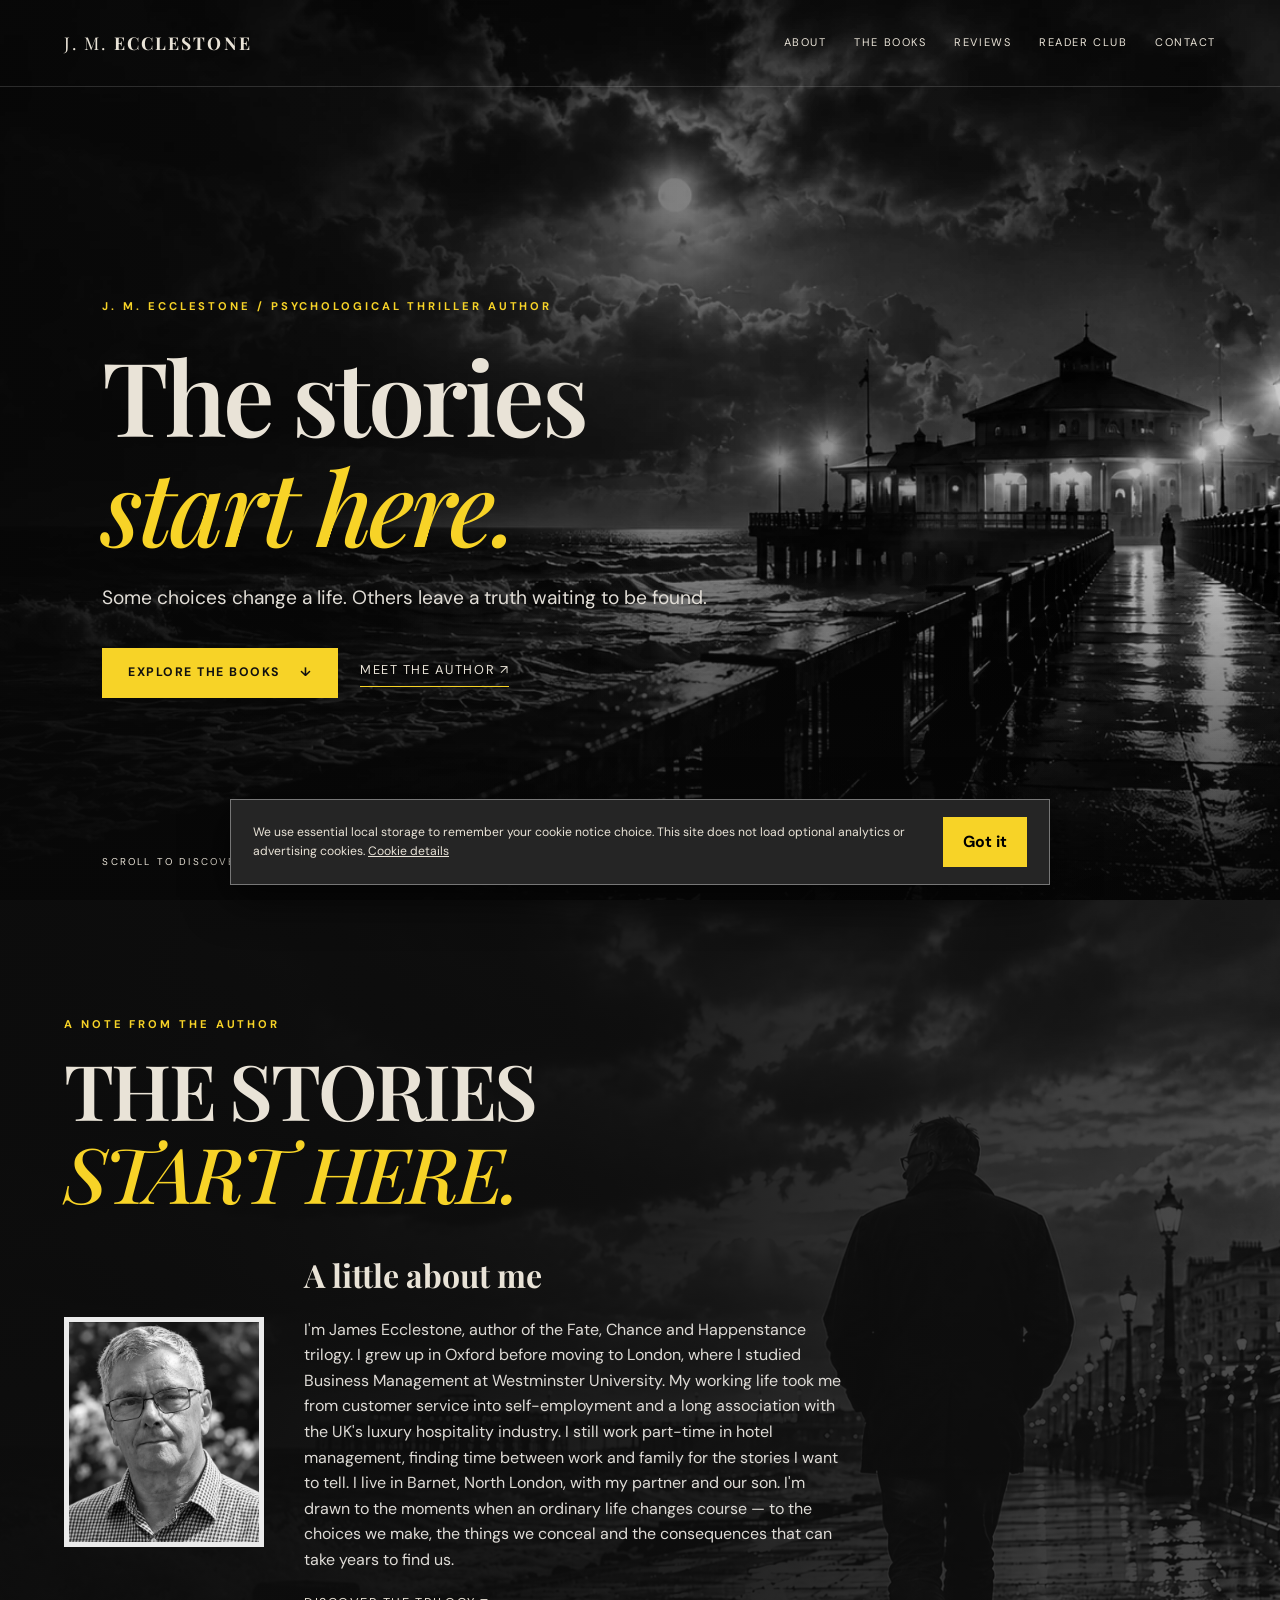
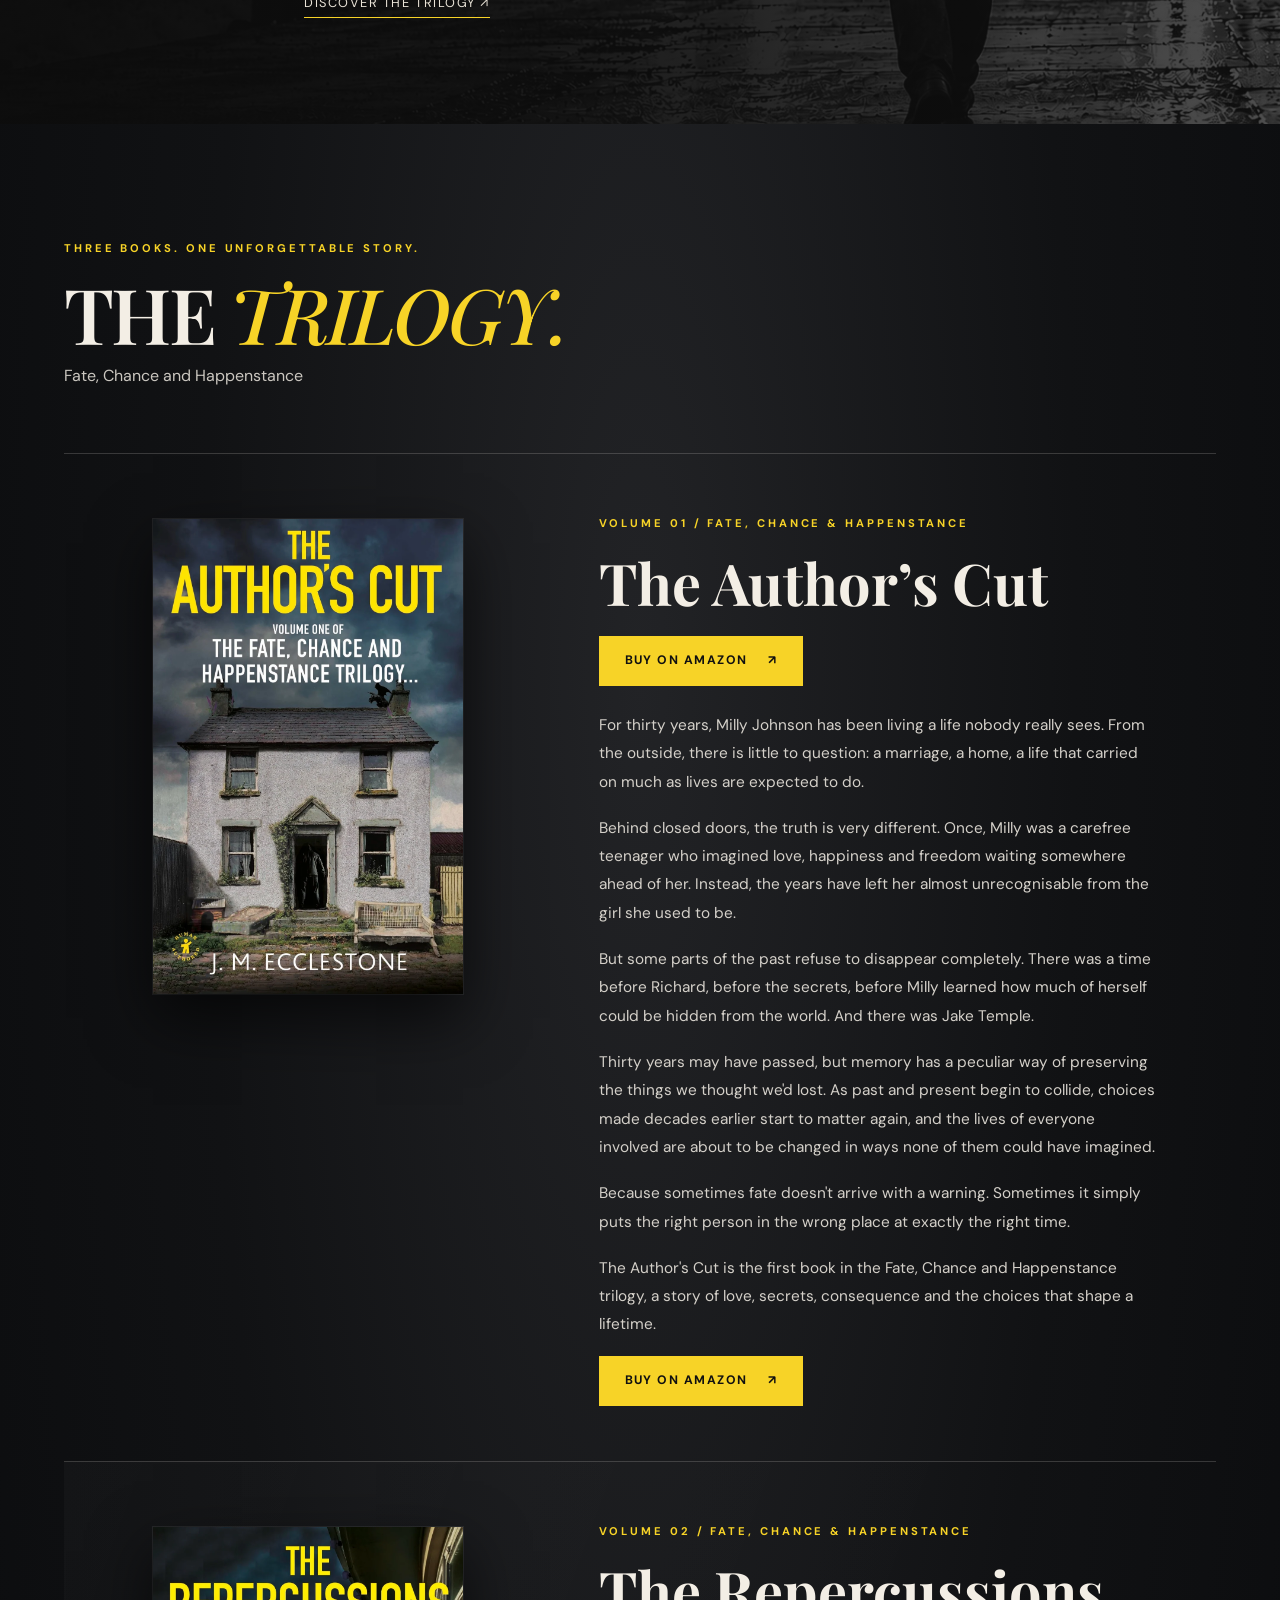
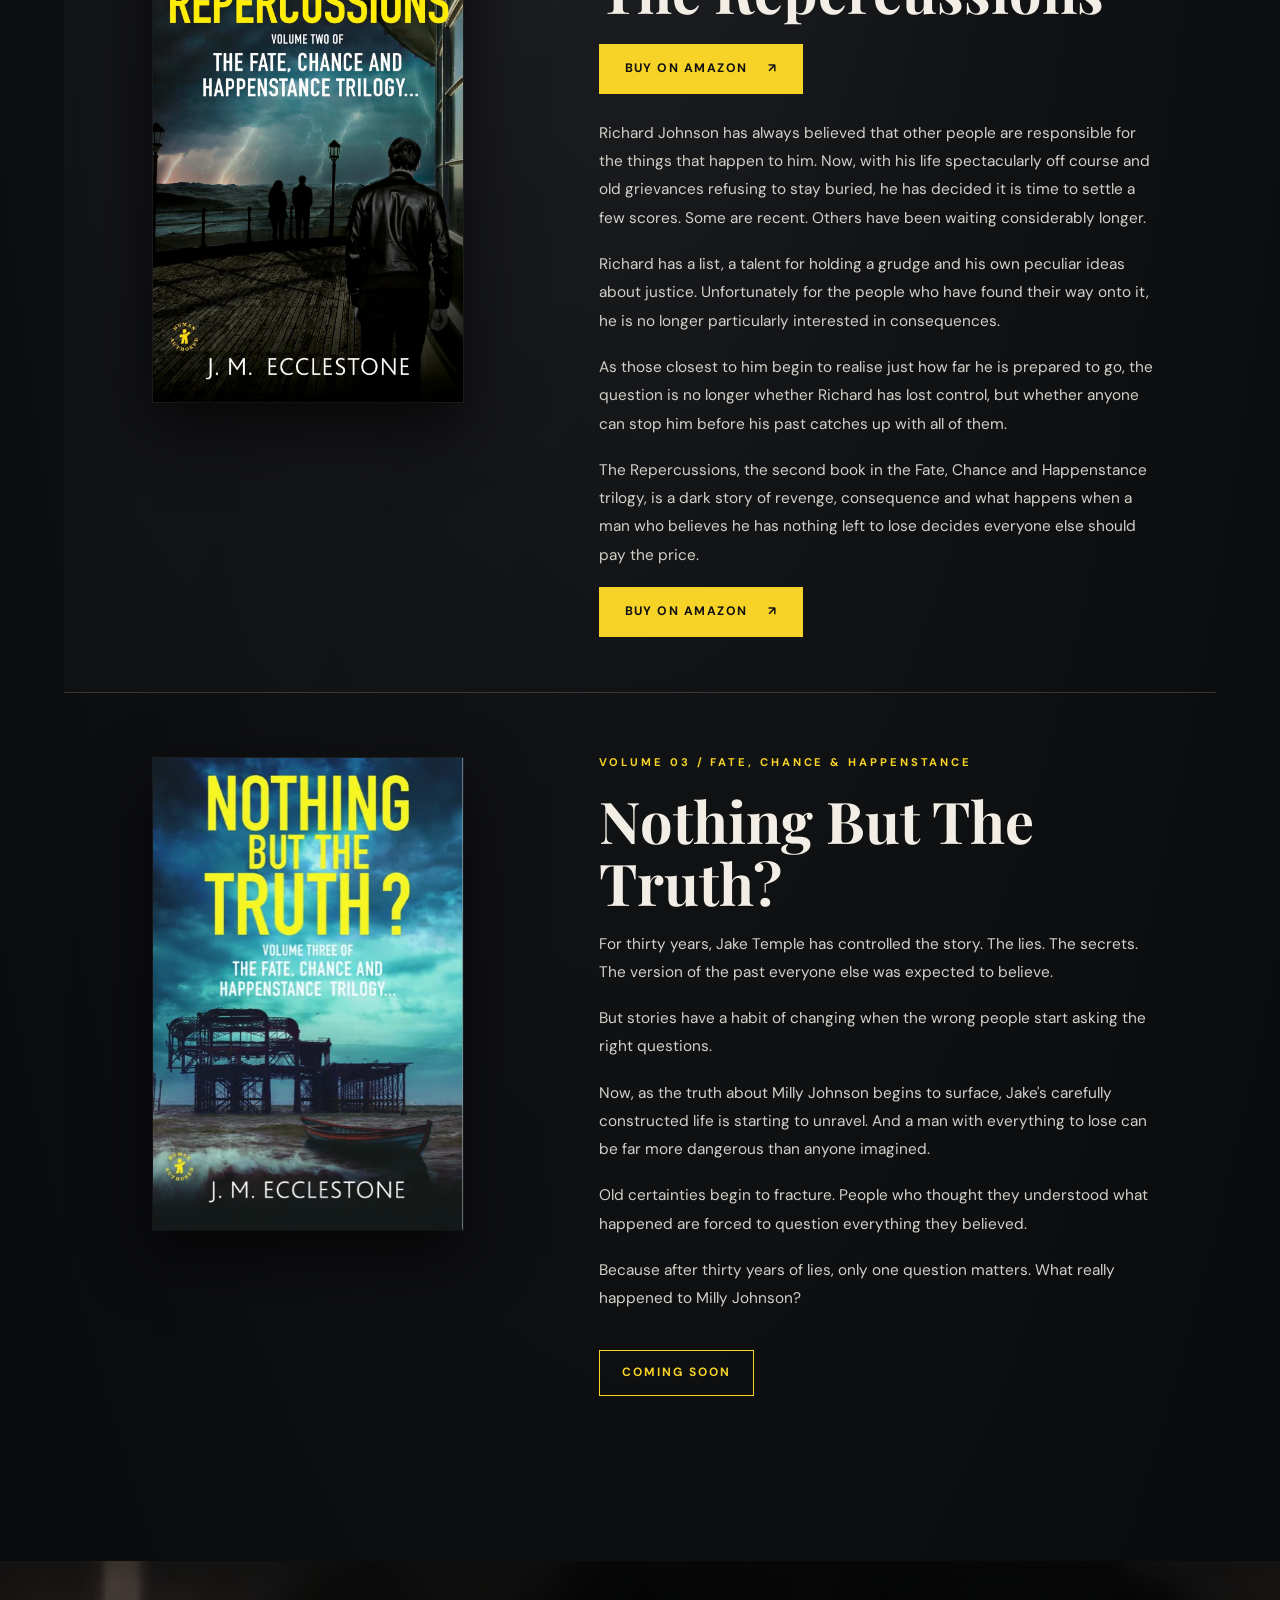
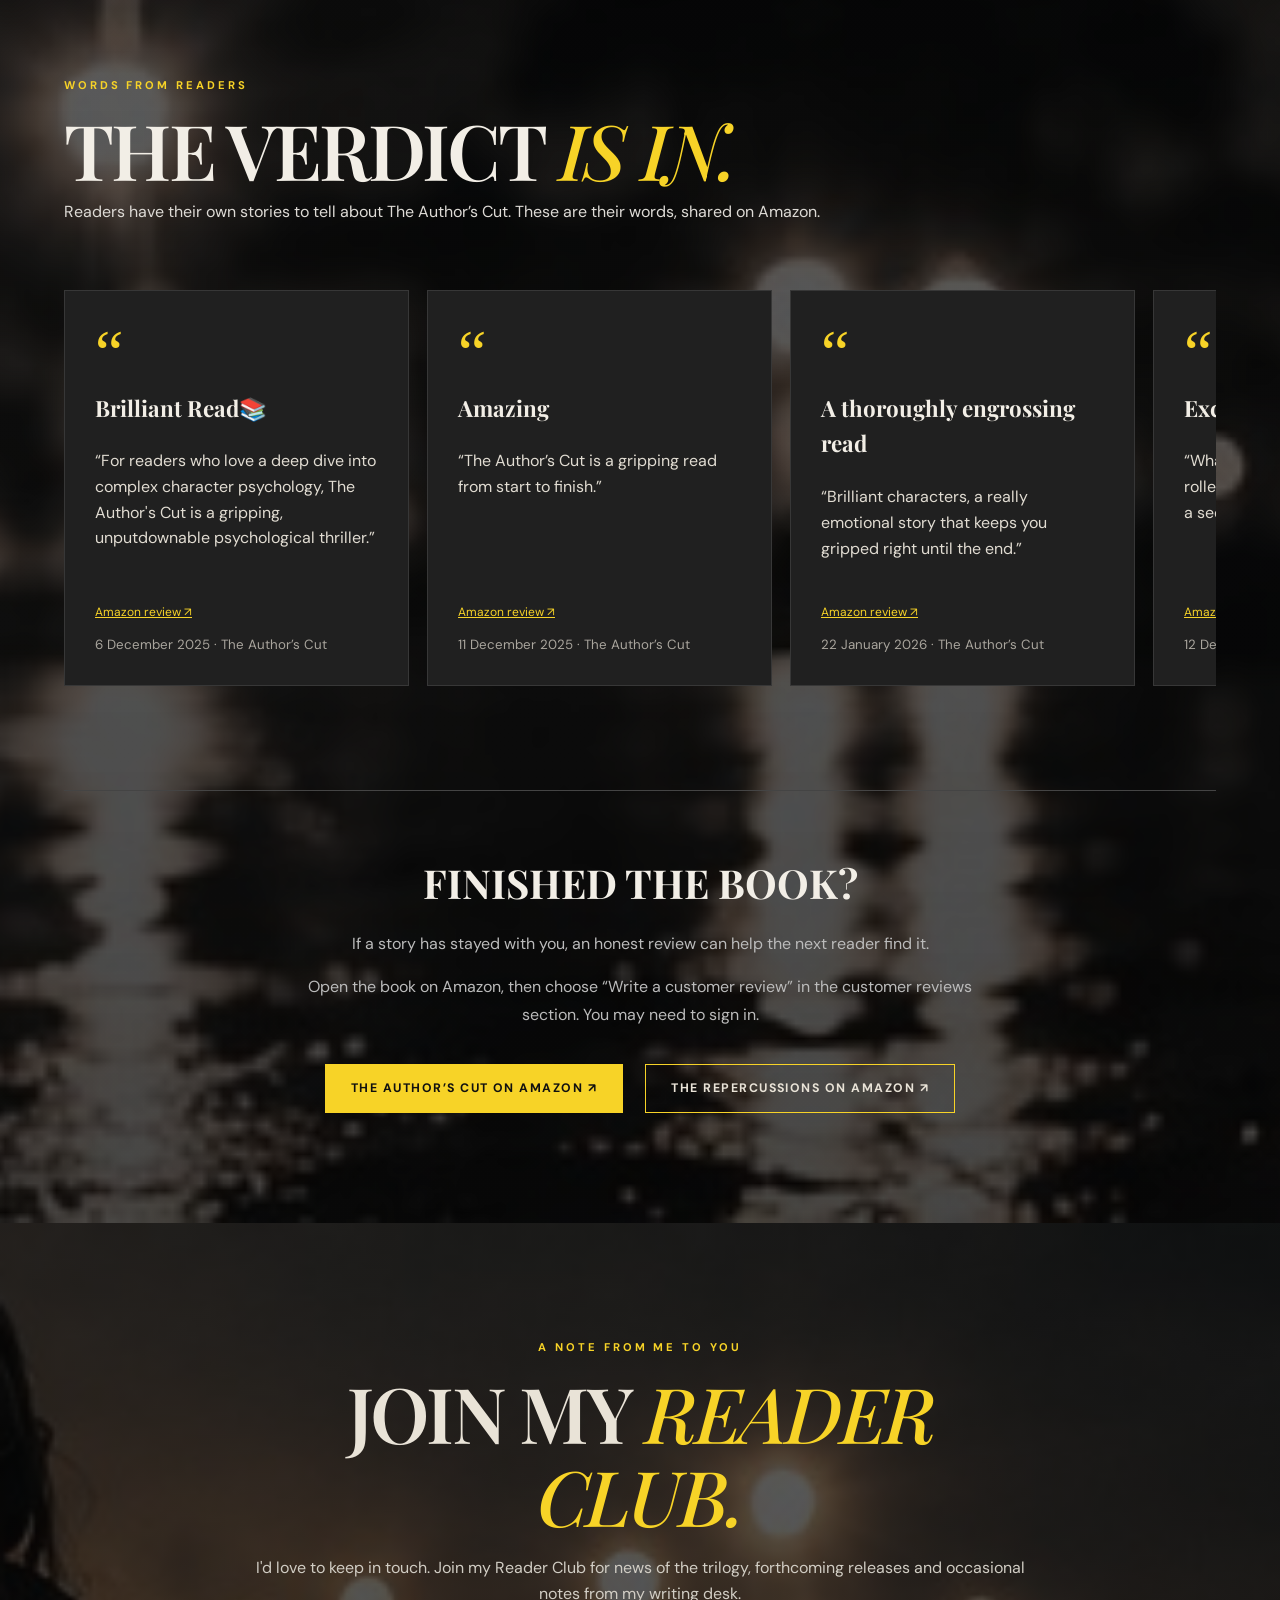
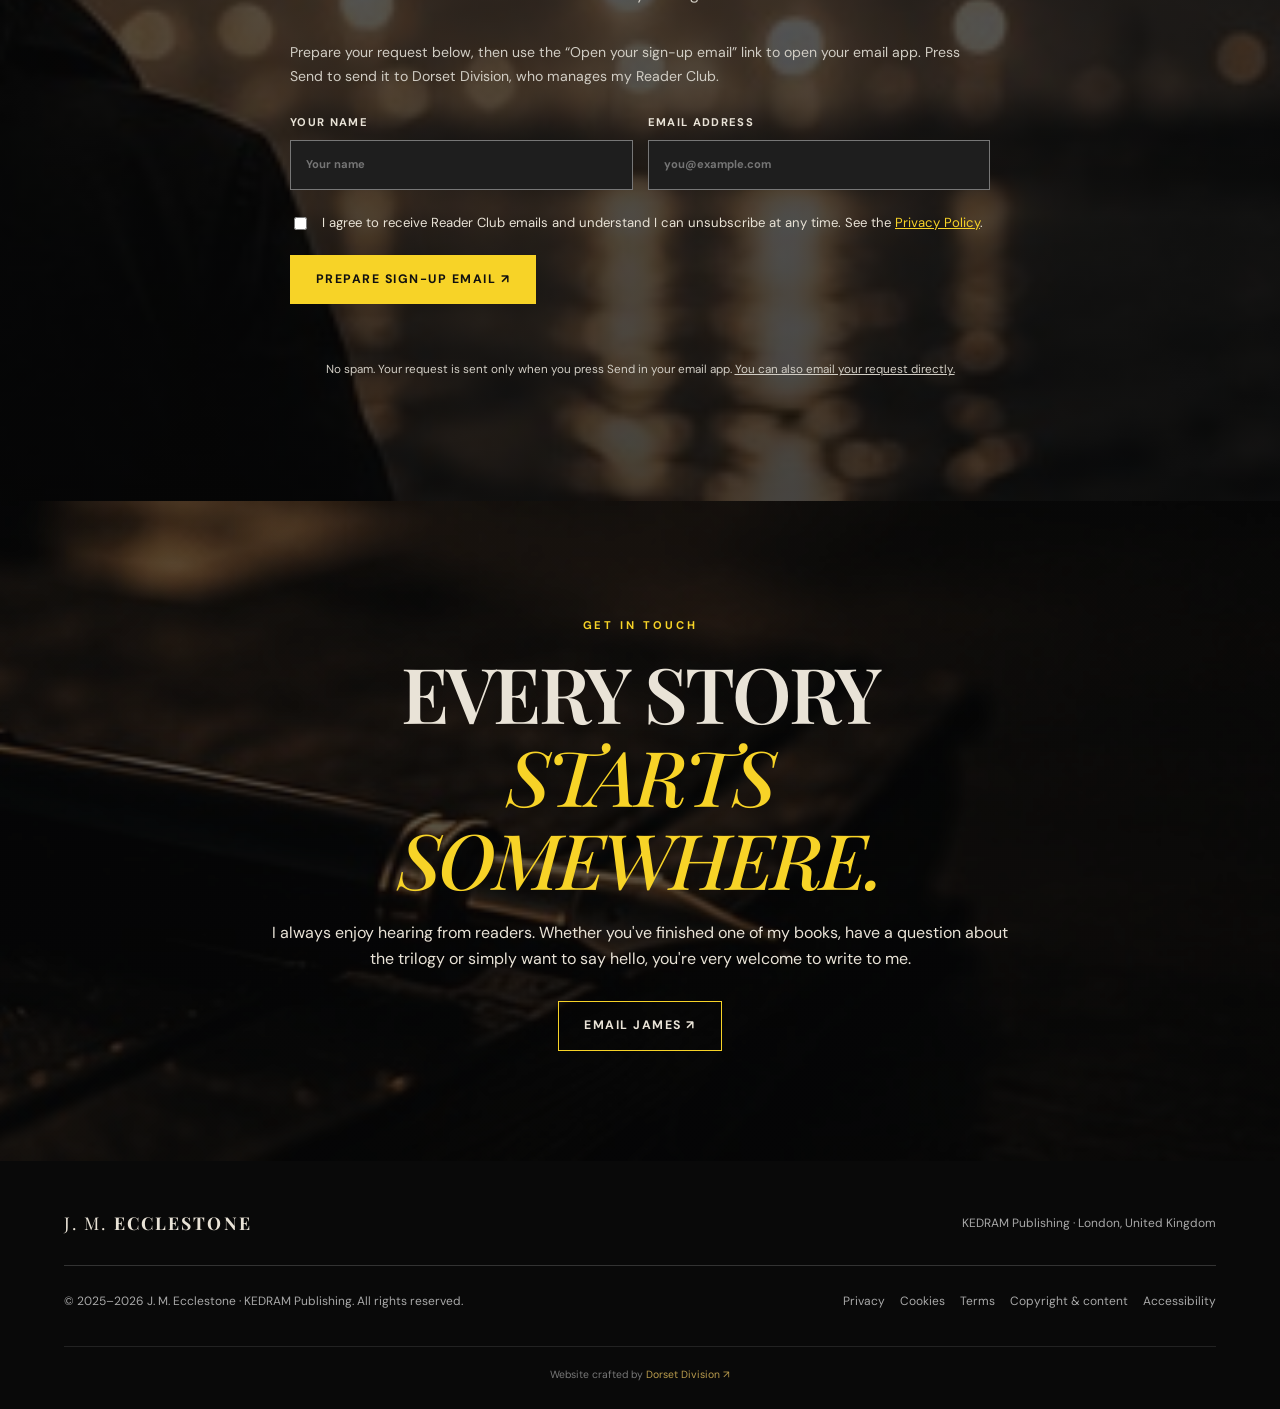
<file: index.html>
<!DOCTYPE html>
<html lang="en-GB"><head><meta charset="utf-8"/><meta content="width=device-width, initial-scale=1" name="viewport"/><title>J. M. Ecclestone | Psychological Thriller Author &amp; Books</title><meta content="Discover J. M. Ecclestone and the Fate, Chance and Happenstance trilogy. Explore The Author’s Cut, The Repercussions and the forthcoming third novel." name="description"/><link href="https://www.jmecclestone.com/" rel="canonical"/><meta content="#0d0d0d" name="theme-color"/><meta content="J. M. Ecclestone | Fate, Chance and Happenstance" property="og:title"/><meta content="Secrets, choices and consequences. Discover the psychological fiction of J. M. Ecclestone." property="og:description"/><meta content="https://www.jmecclestone.com/assets/main-hero.png" property="og:image"/><link href="assets/style.css" rel="stylesheet"/><script type="application/ld+json">{"@context": "https://schema.org", "@graph": [{"@type": "WebSite", "@id": "https://www.jmecclestone.com/#website", "url": "https://www.jmecclestone.com/", "name": "J. M. Ecclestone", "inLanguage": "en-GB", "publisher": {"@id": "https://www.jmecclestone.com/#author"}}, {"@type": "Person", "@id": "https://www.jmecclestone.com/#author", "name": "J. M. Ecclestone", "alternateName": "James Ecclestone", "url": "https://www.jmecclestone.com/", "jobTitle": "Author", "description": "Author of the Fate, Chance and Happenstance trilogy"}, {"@type": "Book", "name": "The Author’s Cut", "author": {"@id": "https://www.jmecclestone.com/#author"}, "isPartOf": {"@type": "BookSeries", "name": "Fate, Chance and Happenstance"}, "url": "https://amzn.eu/d/06iS5G6O"}, {"@type": "Book", "name": "The Repercussions", "author": {"@id": "https://www.jmecclestone.com/#author"}, "isPartOf": {"@type": "BookSeries", "name": "Fate, Chance and Happenstance"}, "url": "https://amzn.eu/d/0b1v3xwc"}, {"@type": "Book", "name": "Nothing But The Truth?", "author": {"@id": "https://www.jmecclestone.com/#author"}, "isPartOf": {"@type": "BookSeries", "name": "Fate, Chance and Happenstance"}}]}</script><meta content="summary_large_image" name="twitter:card"/><meta content="J. M. Ecclestone | Psychological Thriller Author" name="twitter:title"/><meta content="Discover the Fate, Chance and Happenstance trilogy." name="twitter:description"/><meta content="website" property="og:type"/><meta content="https://www.jmecclestone.com/" property="og:url"/><meta content="en_GB" property="og:locale"/><link as="image" href="assets/main-hero-optimized.webp" type="image/webp" rel="preload"/><link rel="stylesheet" href="assets/section-backgrounds.css"></head><body><a class="skip" href="#main">Skip to content</a><header class="nav"><a class="brand" href="#top" aria-label="J. M. Ecclestone home">J. M. <strong>ECCLESTONE</strong></a><button class="menu-toggle" aria-expanded="false" aria-controls="main-nav" aria-label="Toggle navigation">☰</button><nav id="main-nav" aria-label="Main navigation"><a href="#about">About</a><a href="#books">The Books</a><a href="#reviews">Reviews</a><a href="#reader-club">Reader Club</a><a href="#contact">Contact</a></nav></header><main id="main"><section class="hero" id="top"><div class="hero-image"></div><div class="hero-shade"></div><div class="hero-content"><span class="eyebrow reveal">J. M. ECCLESTONE / PSYCHOLOGICAL THRILLER AUTHOR</span><h1 class="reveal">The stories<br/><em>start here.</em></h1><p class="reveal">Some choices change a life. Others leave a truth waiting to be found.</p><div class="hero-actions reveal"><a class="btn" href="#books">Explore the books <span aria-hidden="true">↓</span></a><a class="text-link" href="#about">Meet the author ↗</a></div></div><a class="scroll-note" href="#about">SCROLL TO DISCOVER <span>↓</span></a></section><section class="about section" id="about"><div class="about-image"><img alt="Black-and-white seaside promenade beneath dramatic clouds" loading="lazy" src="assets/about-clean-optimized.webp" width="1774" height="887"/></div><div class="about-content container"><span class="eyebrow reveal">A NOTE FROM THE AUTHOR</span><h2 class="reveal">THE STORIES<br/><em>START HERE.</em></h2><div class="about-grid"><img alt="Portrait of author James Ecclestone" class="portrait reveal" loading="lazy" src="assets/portrait.webp" width="1100" height="1101"/><div class="reveal"><h3>A little about me</h3><p>I'm James Ecclestone, author of the Fate, Chance and Happenstance trilogy. I grew up in Oxford before moving to London, where I studied Business Management at Westminster University. My working life took me from customer service into self-employment and a long association with the UK's luxury hospitality industry. I still work part-time in hotel management, finding time between work and family for the stories I want to tell. I live in Barnet, North London, with my partner and our son. I'm drawn to the moments when an ordinary life changes course — to the choices we make, the things we conceal and the consequences that can take years to find us.</p><a class="text-link" href="#books">Discover the trilogy ↗</a></div></div></div></section><section class="books section" id="books"><div class="container"><div class="section-head reveal"><span class="eyebrow">THREE BOOKS. ONE UNFORGETTABLE STORY.</span><h2>THE <em>TRILOGY.</em></h2><p>Fate, Chance and Happenstance</p></div><article class="book reveal" id="book-01"><div class="book-art"><img src="assets/book1.webp" width="1045" height="1600" alt="Official cover of The Author’s Cut" loading="lazy"></div><div class="book-copy"><span class="eyebrow">VOLUME 01 / FATE, CHANCE & HAPPENSTANCE</span><h3>The Author’s Cut</h3><a class="btn book-buy-top" aria-label="Buy The Author’s Cut on Amazon" href="https://amzn.eu/d/06iS5G6O" target="_blank" rel="noopener noreferrer">Buy on Amazon <span aria-hidden="true">↗</span></a><p>For thirty years, Milly Johnson has been living a life nobody really sees. From the outside, there is little to question: a marriage, a home, a life that carried on much as lives are expected to do.</p><p>Behind closed doors, the truth is very different. Once, Milly was a carefree teenager who imagined love, happiness and freedom waiting somewhere ahead of her. Instead, the years have left her almost unrecognisable from the girl she used to be.</p><p>But some parts of the past refuse to disappear completely. There was a time before Richard, before the secrets, before Milly learned how much of herself could be hidden from the world. And there was Jake Temple.</p><p>Thirty years may have passed, but memory has a peculiar way of preserving the things we thought we&#x27;d lost. As past and present begin to collide, choices made decades earlier start to matter again, and the lives of everyone involved are about to be changed in ways none of them could have imagined.</p><p>Because sometimes fate doesn&#x27;t arrive with a warning. Sometimes it simply puts the right person in the wrong place at exactly the right time.</p><p>The Author&#x27;s Cut is the first book in the Fate, Chance and Happenstance trilogy, a story of love, secrets, consequence and the choices that shape a lifetime.</p><a class="btn" href="https://amzn.eu/d/06iS5G6O" target="_blank" rel="noopener noreferrer">Buy on Amazon <span aria-hidden="true">↗</span></a></div></article><article class="book reveal" id="book-02"><div class="book-art"><img src="assets/book2.webp" width="1045" height="1600" alt="Official cover of The Repercussions" loading="lazy"></div><div class="book-copy"><span class="eyebrow">VOLUME 02 / FATE, CHANCE & HAPPENSTANCE</span><h3>The Repercussions</h3><a class="btn book-buy-top" aria-label="Buy The Repercussions on Amazon" href="https://amzn.eu/d/0b1v3xwc" target="_blank" rel="noopener noreferrer">Buy on Amazon <span aria-hidden="true">↗</span></a><p>Richard Johnson has always believed that other people are responsible for the things that happen to him. Now, with his life spectacularly off course and old grievances refusing to stay buried, he has decided it is time to settle a few scores. Some are recent. Others have been waiting considerably longer.</p><p>Richard has a list, a talent for holding a grudge and his own peculiar ideas about justice. Unfortunately for the people who have found their way onto it, he is no longer particularly interested in consequences.</p><p>As those closest to him begin to realise just how far he is prepared to go, the question is no longer whether Richard has lost control, but whether anyone can stop him before his past catches up with all of them.</p><p>The Repercussions, the second book in the Fate, Chance and Happenstance trilogy, is a dark story of revenge, consequence and what happens when a man who believes he has nothing left to lose decides everyone else should pay the price.</p><a class="btn" href="https://amzn.eu/d/0b1v3xwc" target="_blank" rel="noopener noreferrer">Buy on Amazon <span aria-hidden="true">↗</span></a></div></article><article class="book reveal" id="book-03"><div class="book-art"><img src="assets/book3.webp" width="420" height="640" alt="Official cover of Nothing But The Truth?" loading="lazy"></div><div class="book-copy"><span class="eyebrow">VOLUME 03 / FATE, CHANCE & HAPPENSTANCE</span><h3>Nothing But The Truth?</h3><p>For thirty years, Jake Temple has controlled the story. The lies. The secrets. The version of the past everyone else was expected to believe.</p><p>But stories have a habit of changing when the wrong people start asking the right questions.</p><p>Now, as the truth about Milly Johnson begins to surface, Jake&#x27;s carefully constructed life is starting to unravel. And a man with everything to lose can be far more dangerous than anyone imagined.</p><p>Old certainties begin to fracture. People who thought they understood what happened are forced to question everything they believed.</p><p>Because after thirty years of lies, only one question matters. What really happened to Milly Johnson?</p><span class="coming">COMING SOON</span></div></article></div></section><section class="reviews section" id="reviews"><div class="container"><div class="section-head reveal"><span class="eyebrow">WORDS FROM READERS</span><h2>THE VERDICT <em>IS IN.</em></h2><p>Readers have their own stories to tell about The Author’s Cut. These are their words, shared on Amazon.</p></div><div class="review-scroll" tabindex="0" aria-label="Amazon reader reviews"><article class="review-card"><span class="quote-mark">“</span><h3>Brilliant Read📚</h3><p>“For readers who love a deep dive into complex character psychology, The Author&#x27;s Cut is a gripping, unputdownable psychological thriller.”</p><a href="https://www.amazon.co.uk/portal/customer-reviews/srp/-/R2EXGQZ7MUT8LP" target="_blank" rel="noopener noreferrer">Amazon review ↗</a><small>6 December 2025 · The Author’s Cut</small></article><article class="review-card"><span class="quote-mark">“</span><h3>Amazing</h3><p>“The Author’s Cut is a gripping read from start to finish.”</p><a href="https://www.amazon.co.uk/portal/customer-reviews/srp/-/R1G1094SCPN1AT" target="_blank" rel="noopener noreferrer">Amazon review ↗</a><small>11 December 2025 · The Author’s Cut</small></article><article class="review-card"><span class="quote-mark">“</span><h3>A thoroughly engrossing read</h3><p>“Brilliant characters, a really emotional story that keeps you gripped right until the end.”</p><a href="https://www.amazon.co.uk/portal/customer-reviews/srp/-/R3AREF2B9D1RJW" target="_blank" rel="noopener noreferrer">Amazon review ↗</a><small>22 January 2026 · The Author’s Cut</small></article><article class="review-card"><span class="quote-mark">“</span><h3>Exceptional</h3><p>“What a read! I can’t recommend this rollercoaster enough. Here’s hoping for a sequel!”</p><a href="https://www.amazon.co.uk/portal/customer-reviews/srp/-/R2I8YBT15BWO4M" target="_blank" rel="noopener noreferrer">Amazon review ↗</a><small>12 December 2025 · The Author’s Cut</small></article><article class="review-card"><span class="quote-mark">“</span><h3>Great read!</h3><p>“One of the best plots I’ve come across in a book so far. Can’t wait to jump onto the next book!”</p><a href="https://www.amazon.co.uk/portal/customer-reviews/srp/-/RYK42K176EY2P" target="_blank" rel="noopener noreferrer">Amazon review ↗</a><small>19 August 2026 · The Author’s Cut</small></article><article class="review-card"><span class="quote-mark">“</span><h3>Great book</h3><p>“It’s a great read 😊😊 good from start to end!! More by the James please”</p><a href="https://www.amazon.co.uk/portal/customer-reviews/srp/-/R1PMZMNLO0EP1B" target="_blank" rel="noopener noreferrer">Amazon review ↗</a><small>2 February 2026 · The Author’s Cut</small></article><article class="review-card"><span class="quote-mark">“</span><h3>Must Read</h3><p>“Fantastic book. Highly recommend.”</p><a href="https://www.amazon.co.uk/portal/customer-reviews/srp/-/R555TSENRY9IP" target="_blank" rel="noopener noreferrer">Amazon review ↗</a><small>22 December 2025 · The Author’s Cut</small></article><article class="review-card"><span class="quote-mark">“</span><h3>brilliant storyline and a fantastic book.</h3><p>“Well written, brilliant storyline and a fantastic book. I thoroughly enjoyed it and I’m looking forward to seeing where the story goes next.”</p><a href="https://www.amazon.co.uk/portal/customer-reviews/srp/-/R1MUIXT6ENDSPG" target="_blank" rel="noopener noreferrer">Amazon review ↗</a><small>12 September 2026 · The Author’s Cut</small></article></div><div class="review-cta reveal"><h3>FINISHED THE BOOK?</h3><p>If a story has stayed with you, an honest review can help the next reader find it.</p><p class="review-help">Open the book on Amazon, then choose “Write a customer review” in the customer reviews section. You may need to sign in.</p><div class="button-row"><a class="btn" href="https://amzn.eu/d/06iS5G6O" rel="noopener noreferrer" target="_blank">The Author’s Cut on Amazon ↗</a><a class="btn outline" href="https://amzn.eu/d/0b1v3xwc" rel="noopener noreferrer" target="_blank">The Repercussions on Amazon ↗</a></div></div></div></section><section class="reader section" id="reader-club"><div class="container reader-inner reveal"><span class="eyebrow">A NOTE FROM ME TO YOU</span><h2>JOIN MY <em>READER CLUB.</em></h2><p>I'd love to keep in touch. Join my Reader Club for news of the trilogy, forthcoming releases and occasional notes from my writing desk.</p><form id="signup" class="signup" action="mailto:dorsetdivision@gmail.com?subject=J.%20M.%20Ecclestone%20Reader%20Club%20sign-up" method="post" enctype="text/plain" aria-describedby="signup-help" novalidate><p id="signup-help" class="signup-help">Prepare your request below, then use the “Open your sign-up email” link to open your email app. Press Send to send it to Dorset Division, who manages my Reader Club.</p><div class="form-row"><label>YOUR NAME<input name="name" autocomplete="name" maxlength="120" required placeholder="Your name"></label><label>EMAIL ADDRESS<input name="email" type="email" autocomplete="email" maxlength="254" required placeholder="you@example.com"></label></div><label class="consent"><input type="checkbox" name="consent" required><span>I agree to receive Reader Club emails and understand I can unsubscribe at any time. See the <a href="privacy.html">Privacy Policy</a>.</span></label><div class="trap" aria-hidden="true"><label>Leave this empty<input name="website" tabindex="-1" autocomplete="off"></label></div><button class="btn" type="submit">Prepare sign-up email ↗</button><p id="form-status" class="form-status" role="status" aria-live="polite"></p></form><p class="fine">No spam. Your request is sent only when you press Send in your email app. <a href="mailto:dorsetdivision@gmail.com?subject=J.%20M.%20Ecclestone%20Reader%20Club%20sign-up">You can also email your request directly.</a></p></div></section><section class="contact section" id="contact"><div class="container contact-inner reveal"><span class="eyebrow">GET IN TOUCH</span><h2>EVERY STORY<br/><em>STARTS SOMEWHERE.</em></h2><p>I always enjoy hearing from readers. Whether you've finished one of my books, have a question about the trilogy or simply want to say hello, you're very welcome to write to me.</p><a class="btn outline" href="mailto:jamesecclestone@hotmail.com">Email James ↗</a></div></section></main><footer class="footer"><div class="container"><div class="footer-top"><a class="brand" href="#top">J. M. <strong>ECCLESTONE</strong></a><span>KEDRAM Publishing · London, United Kingdom</span></div><div class="footer-bottom"><span>© 2025–2026 J. M. Ecclestone · KEDRAM Publishing. All rights reserved.</span><div class="footer-links"><a href="privacy.html">Privacy</a><a href="cookies.html">Cookies</a><a href="terms.html">Terms</a><a href="copyright.html">Copyright &amp; content</a><a href="accessibility.html">Accessibility</a></div></div><div class="signature">Website crafted by <a href="https://dorsetdivision.co.uk" target="_blank" rel="noopener noreferrer">Dorset Division ↗</a></div></div></footer><div class="cookie-banner" hidden="" id="cookie-banner"><p>We use essential local storage to remember your cookie notice choice. This site does not load optional analytics or advertising cookies. <a href="cookies.html">Cookie details</a></p><button id="cookie-ok" type="button">Got it</button></div><script defer="" src="assets/site.js"></script></body></html>
</file>
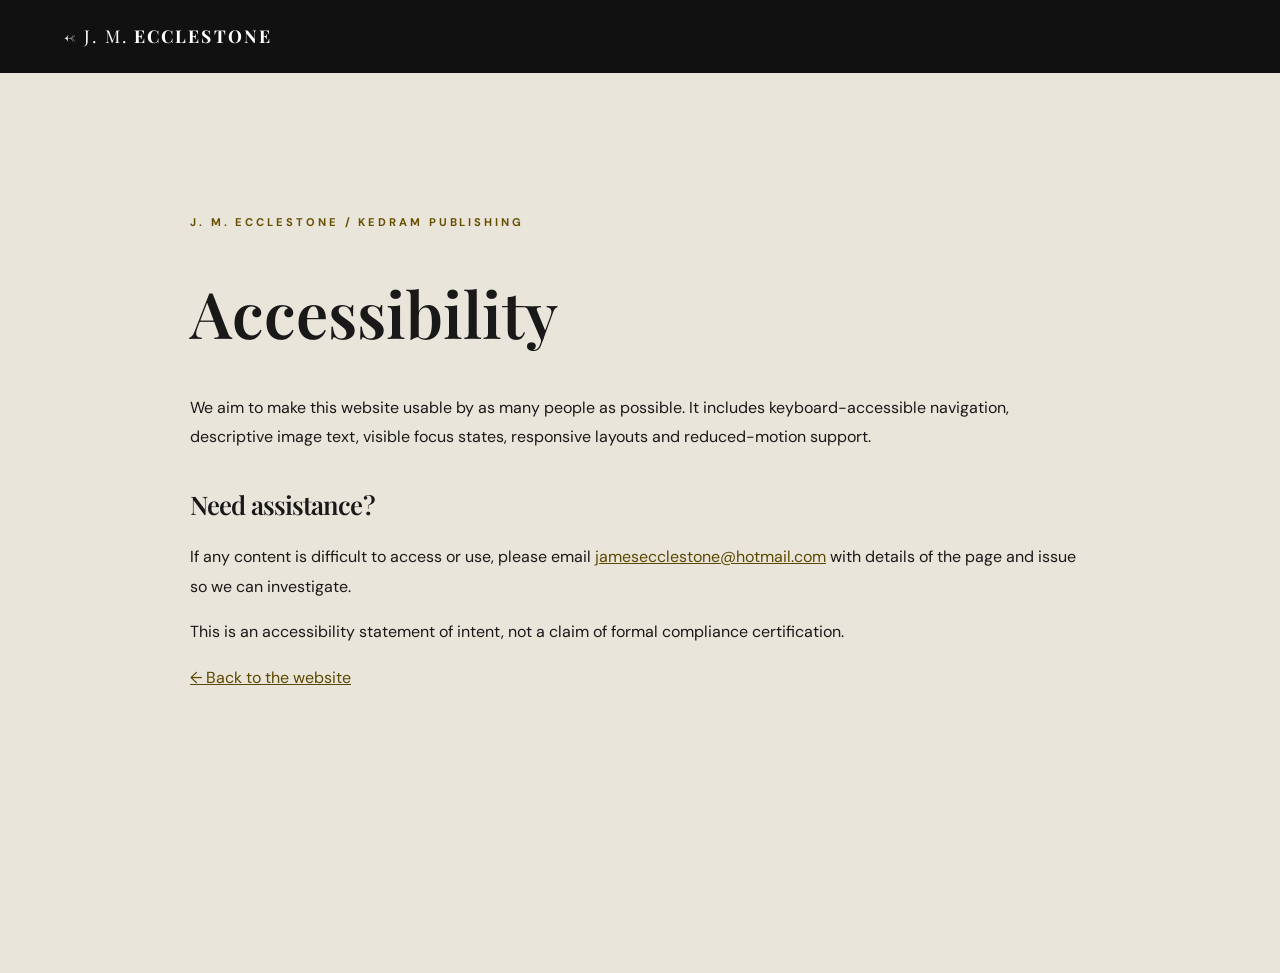
<file: accessibility.html>
<!doctype html><html lang="en-GB"><head><meta charset="utf-8"><meta name="viewport" content="width=device-width,initial-scale=1"><title>Accessibility | J. M. Ecclestone</title><meta name="description" content="Accessibility information for the J. M. Ecclestone website."><link rel="canonical" href="https://www.jmecclestone.com/accessibility.html"><link rel="stylesheet" href="assets/style.css"></head><body><header class="legal-nav"><a class="brand" href="index.html">← J. M. <strong>ECCLESTONE</strong></a></header><main class="legal"><span class="eyebrow">J. M. ECCLESTONE / KEDRAM PUBLISHING</span><h1>Accessibility</h1><p>We aim to make this website usable by as many people as possible. It includes keyboard-accessible navigation, descriptive image text, visible focus states, responsive layouts and reduced-motion support.</p><h2>Need assistance?</h2><p>If any content is difficult to access or use, please email <a href="mailto:jamesecclestone@hotmail.com">jamesecclestone@hotmail.com</a> with details of the page and issue so we can investigate.</p><p>This is an accessibility statement of intent, not a claim of formal compliance certification.</p><p><a href="index.html">← Back to the website</a></p></main></body></html>
</file>
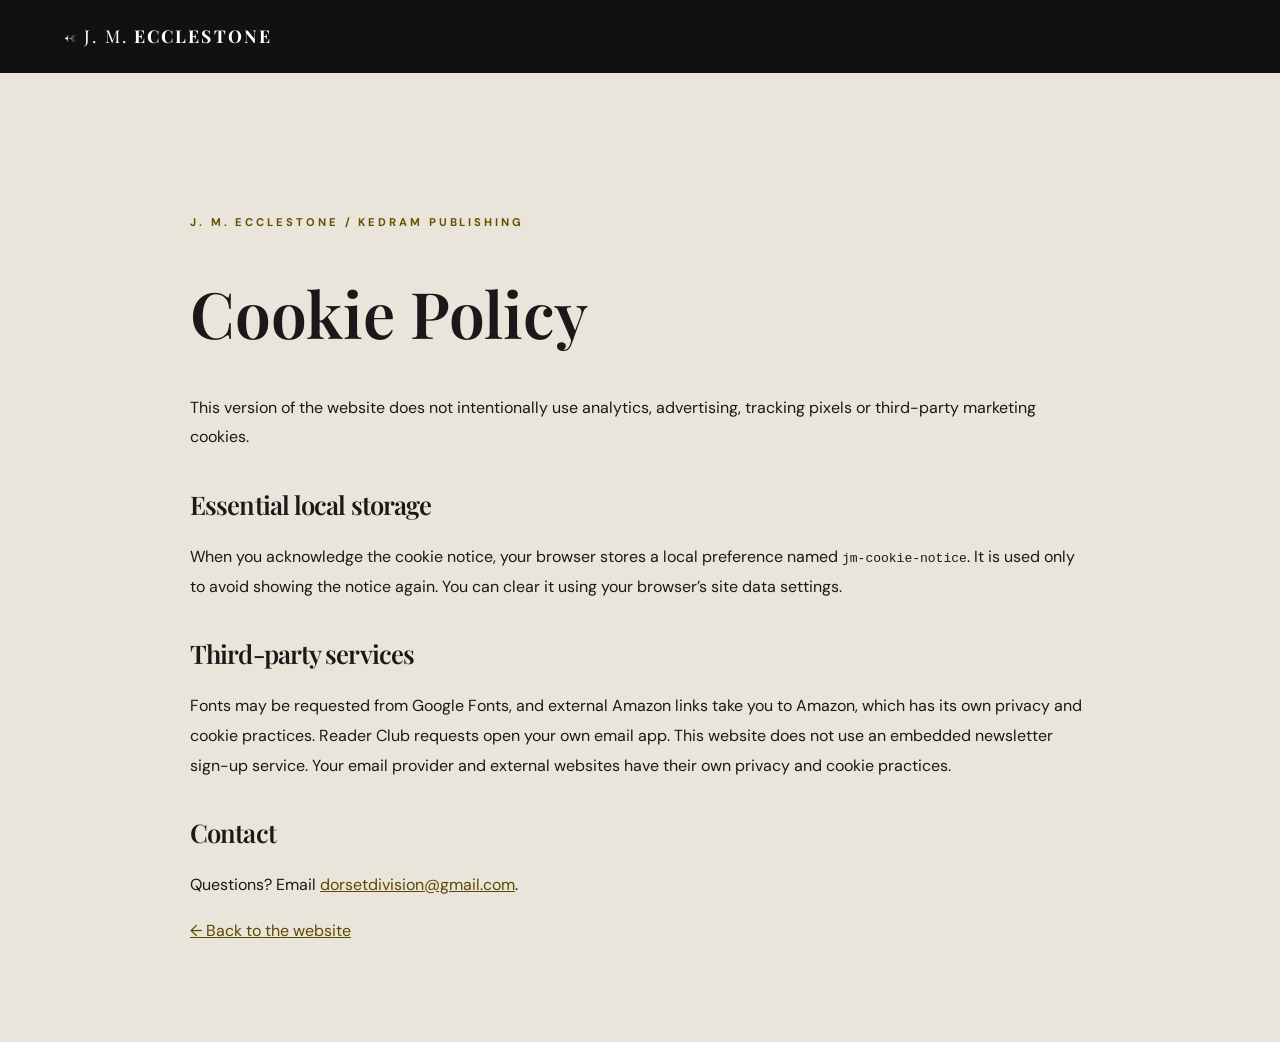
<file: cookies.html>
<!doctype html><html lang="en-GB"><head><meta charset="utf-8"><meta name="viewport" content="width=device-width,initial-scale=1"><title>Cookie Policy | J. M. Ecclestone</title><meta name="description" content="Cookies and essential local storage used by the J. M. Ecclestone website."><link rel="canonical" href="https://www.jmecclestone.com/cookies.html"><link rel="stylesheet" href="assets/style.css"></head><body><header class="legal-nav"><a class="brand" href="index.html">← J. M. <strong>ECCLESTONE</strong></a></header><main class="legal"><span class="eyebrow">J. M. ECCLESTONE / KEDRAM PUBLISHING</span><h1>Cookie Policy</h1><p>This version of the website does not intentionally use analytics, advertising, tracking pixels or third-party marketing cookies.</p><h2>Essential local storage</h2><p>When you acknowledge the cookie notice, your browser stores a local preference named <code>jm-cookie-notice</code>. It is used only to avoid showing the notice again. You can clear it using your browser’s site data settings.</p><h2>Third-party services</h2><p>Fonts may be requested from Google Fonts, and external Amazon links take you to Amazon, which has its own privacy and cookie practices. Reader Club requests open your own email app. This website does not use an embedded newsletter sign-up service. Your email provider and external websites have their own privacy and cookie practices.</p><h2>Contact</h2><p>Questions? Email <a href="mailto:dorsetdivision@gmail.com">dorsetdivision@gmail.com</a>.</p><p><a href="index.html">← Back to the website</a></p></main></body></html>
</file>
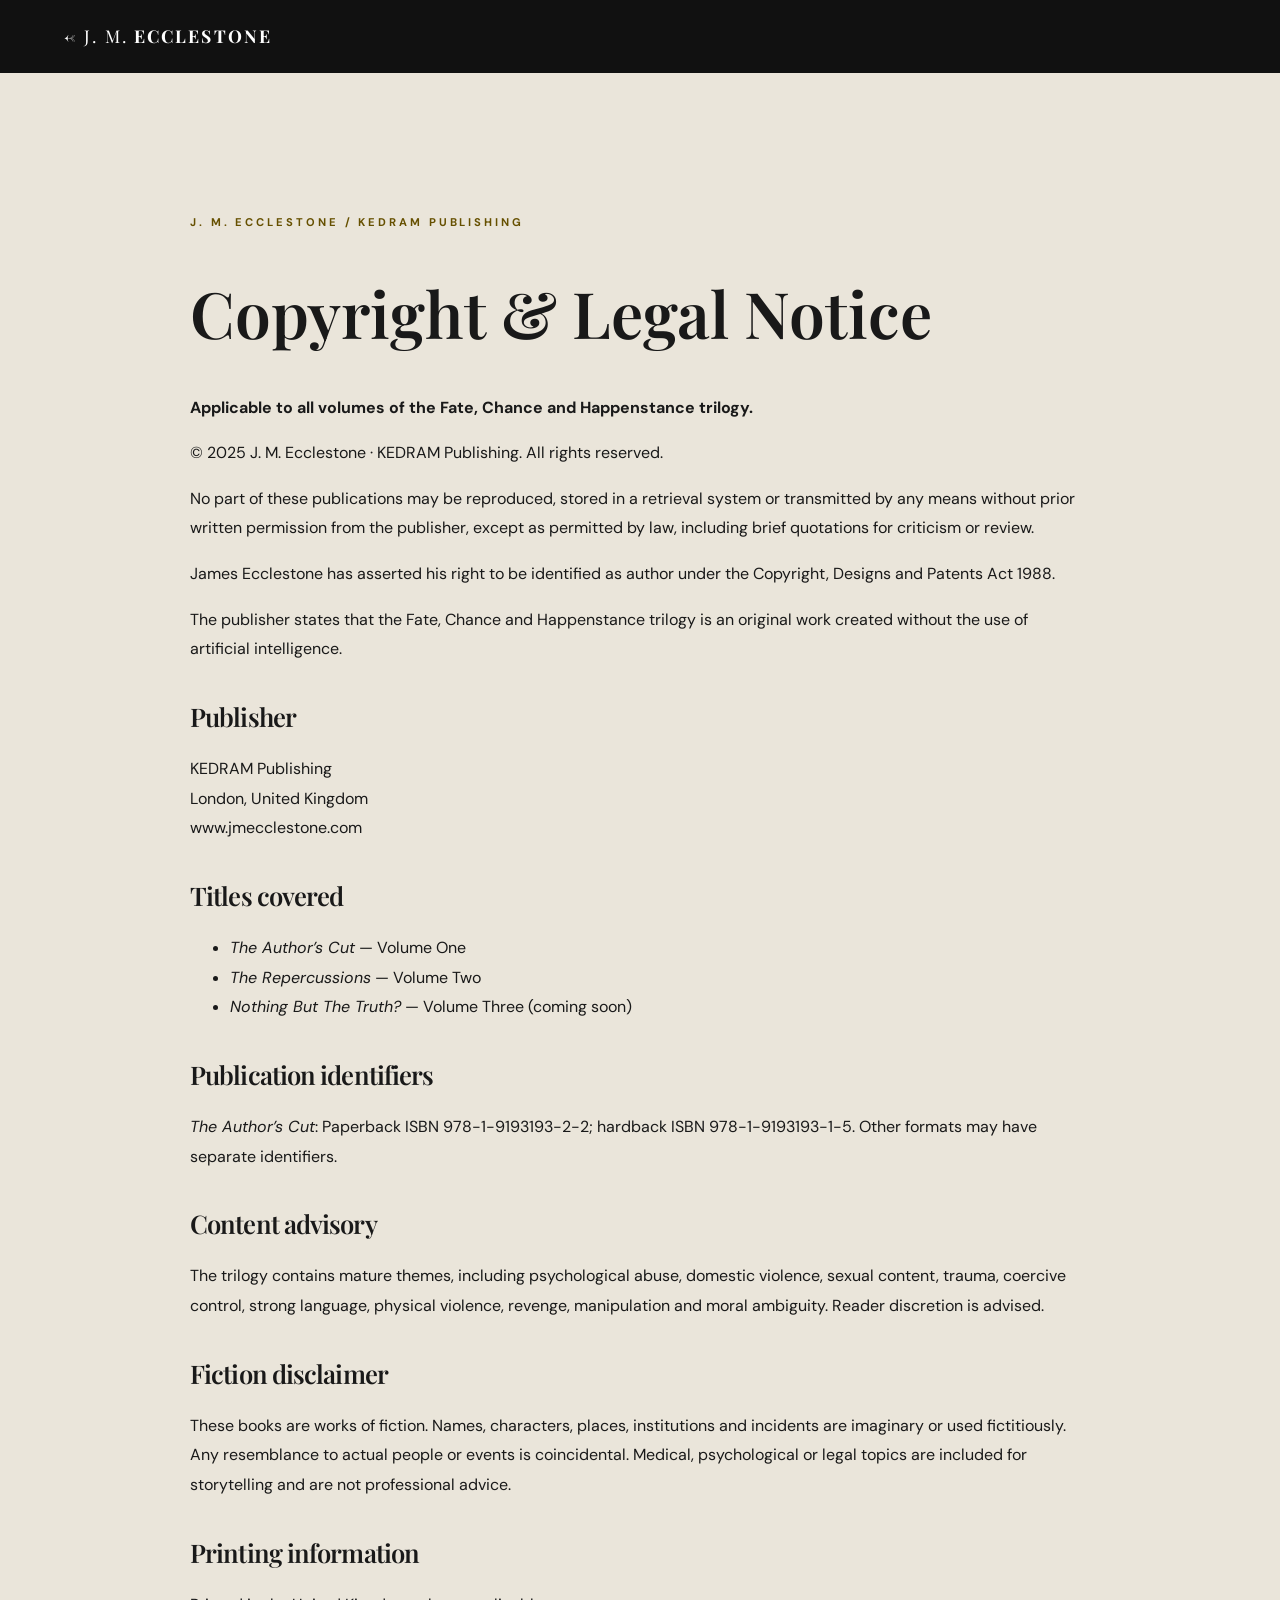
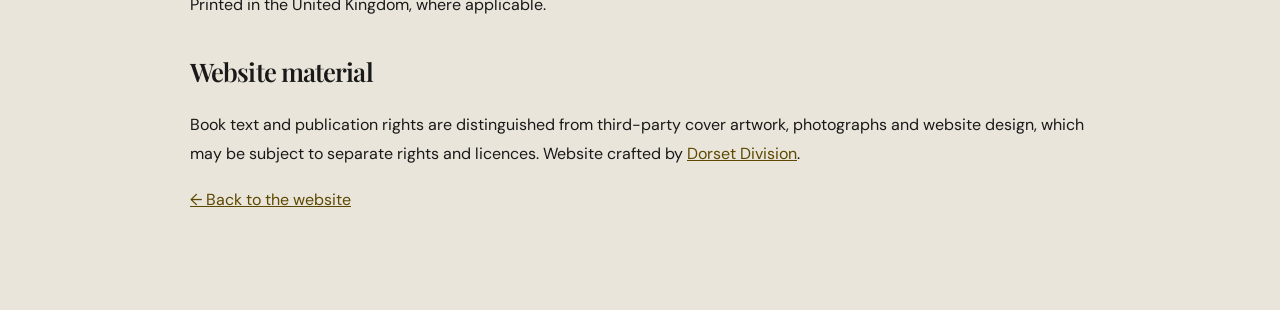
<file: copyright.html>
<!doctype html><html lang="en-GB"><head><meta charset="utf-8"><meta name="viewport" content="width=device-width,initial-scale=1"><title>Copyright & Legal Notice | J. M. Ecclestone</title><meta name="description" content="KEDRAM Publishing copyright, trilogy content advisory and fiction disclaimer."><link rel="canonical" href="https://www.jmecclestone.com/copyright.html"><link rel="stylesheet" href="assets/style.css"></head><body><header class="legal-nav"><a class="brand" href="index.html">← J. M. <strong>ECCLESTONE</strong></a></header><main class="legal"><span class="eyebrow">J. M. ECCLESTONE / KEDRAM PUBLISHING</span><h1>Copyright & Legal Notice</h1><p><strong>Applicable to all volumes of the Fate, Chance and Happenstance trilogy.</strong></p><p>© 2025 J. M. Ecclestone · KEDRAM Publishing. All rights reserved.</p><p>No part of these publications may be reproduced, stored in a retrieval system or transmitted by any means without prior written permission from the publisher, except as permitted by law, including brief quotations for criticism or review.</p><p>James Ecclestone has asserted his right to be identified as author under the Copyright, Designs and Patents Act 1988.</p><p>The publisher states that the Fate, Chance and Happenstance trilogy is an original work created without the use of artificial intelligence.</p><h2>Publisher</h2><p>KEDRAM Publishing<br>London, United Kingdom<br>www.jmecclestone.com</p><h2>Titles covered</h2><ul><li><em>The Author’s Cut</em> — Volume One</li><li><em>The Repercussions</em> — Volume Two</li><li><em>Nothing But The Truth?</em> — Volume Three (coming soon)</li></ul><h2>Publication identifiers</h2><p><em>The Author’s Cut</em>: Paperback ISBN 978-1-9193193-2-2; hardback ISBN 978-1-9193193-1-5. Other formats may have separate identifiers.</p><h2>Content advisory</h2><p>The trilogy contains mature themes, including psychological abuse, domestic violence, sexual content, trauma, coercive control, strong language, physical violence, revenge, manipulation and moral ambiguity. Reader discretion is advised.</p><h2>Fiction disclaimer</h2><p>These books are works of fiction. Names, characters, places, institutions and incidents are imaginary or used fictitiously. Any resemblance to actual people or events is coincidental. Medical, psychological or legal topics are included for storytelling and are not professional advice.</p><h2>Printing information</h2><p>Printed in the United Kingdom, where applicable.</p><h2>Website material</h2><p>Book text and publication rights are distinguished from third-party cover artwork, photographs and website design, which may be subject to separate rights and licences. Website crafted by <a href="https://dorsetdivision.co.uk">Dorset Division</a>.</p><p><a href="index.html">← Back to the website</a></p></main></body></html>
</file>
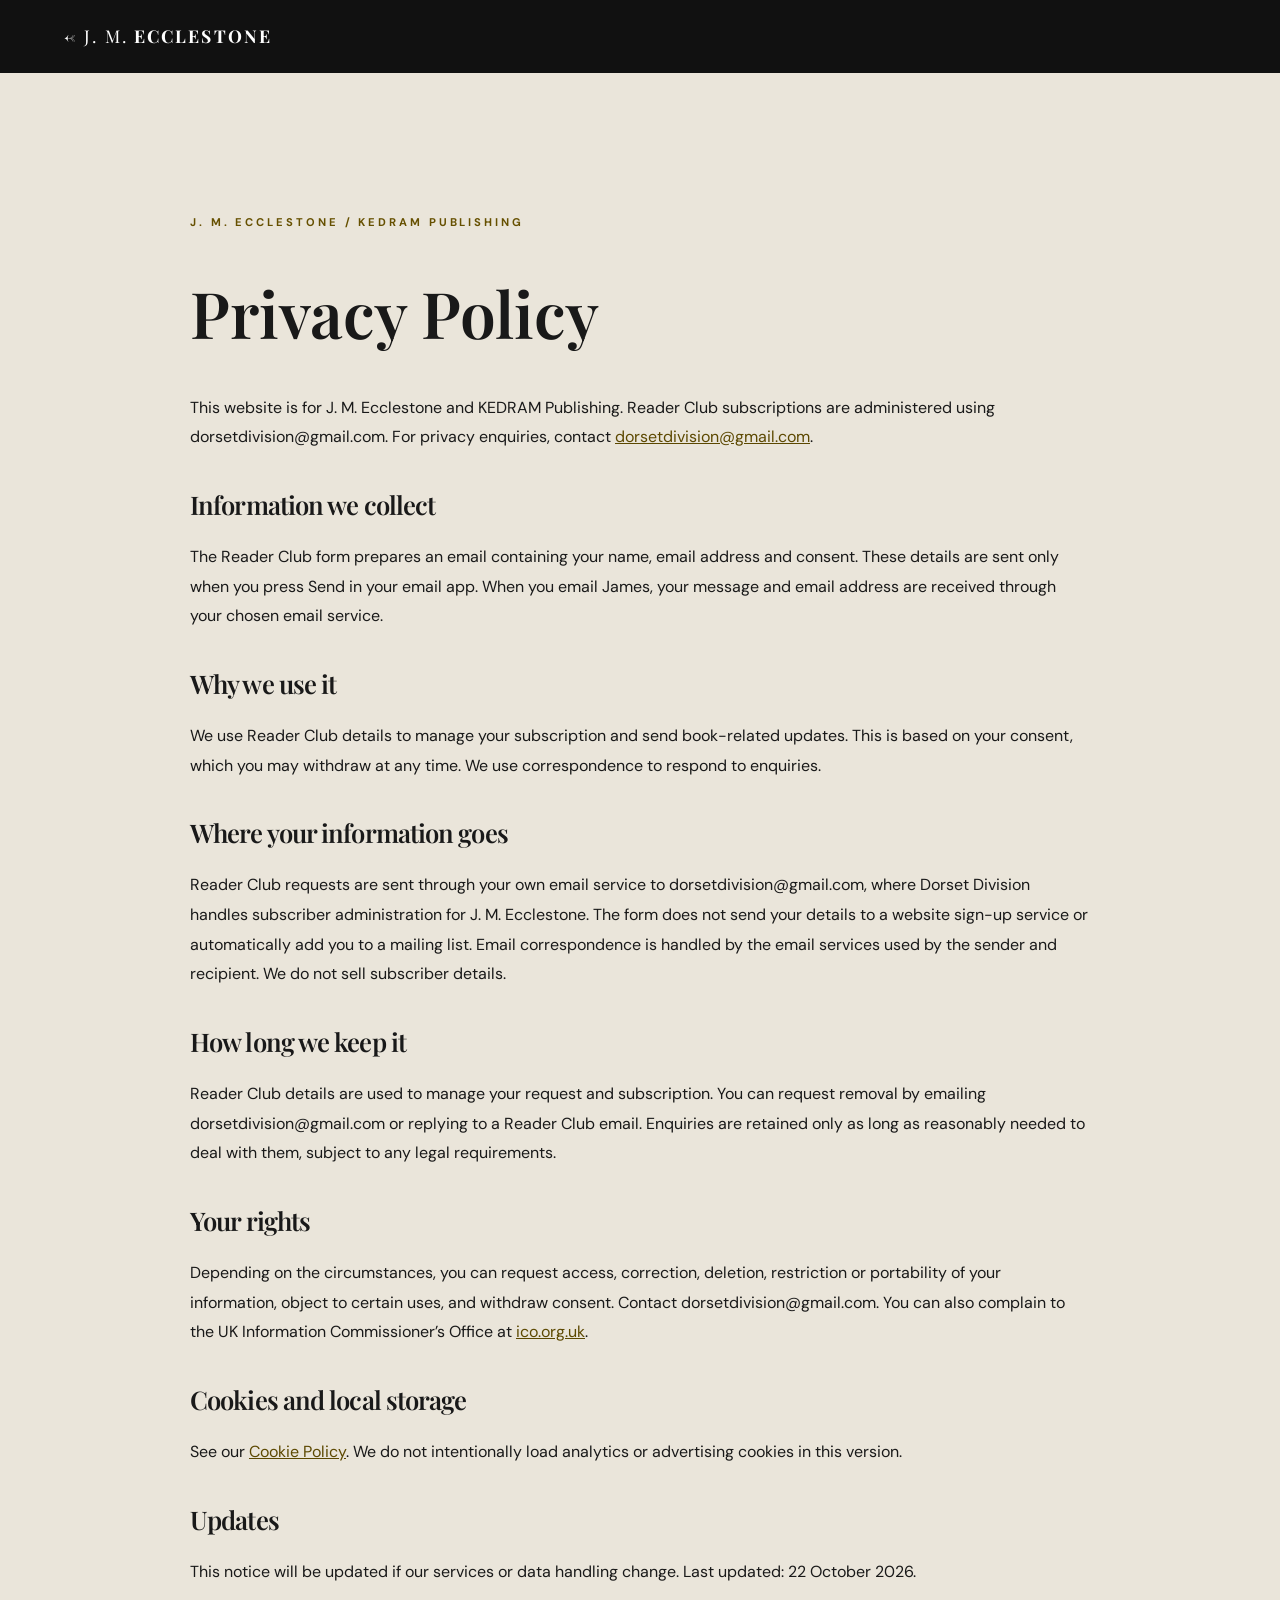
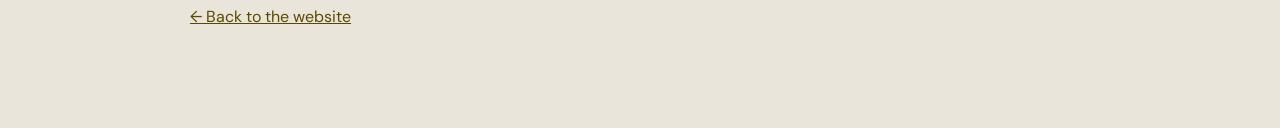
<file: privacy.html>
<!doctype html><html lang="en-GB"><head><meta charset="utf-8"><meta name="viewport" content="width=device-width,initial-scale=1"><title>Privacy Policy | J. M. Ecclestone</title><meta name="description" content="How J. M. Ecclestone handles Reader Club sign-up details and enquiries."><link rel="canonical" href="https://www.jmecclestone.com/privacy.html"><link rel="stylesheet" href="assets/style.css"></head><body><header class="legal-nav"><a class="brand" href="index.html">← J. M. <strong>ECCLESTONE</strong></a></header><main class="legal"><span class="eyebrow">J. M. ECCLESTONE / KEDRAM PUBLISHING</span><h1>Privacy Policy</h1><p>This website is for J. M. Ecclestone and KEDRAM Publishing. Reader Club subscriptions are administered using dorsetdivision@gmail.com. For privacy enquiries, contact <a href="mailto:dorsetdivision@gmail.com">dorsetdivision@gmail.com</a>.</p><h2>Information we collect</h2><p>The Reader Club form prepares an email containing your name, email address and consent. These details are sent only when you press Send in your email app. When you email James, your message and email address are received through your chosen email service.</p><h2>Why we use it</h2><p>We use Reader Club details to manage your subscription and send book-related updates. This is based on your consent, which you may withdraw at any time. We use correspondence to respond to enquiries.</p><h2>Where your information goes</h2><p>Reader Club requests are sent through your own email service to dorsetdivision@gmail.com, where Dorset Division handles subscriber administration for J. M. Ecclestone. The form does not send your details to a website sign-up service or automatically add you to a mailing list. Email correspondence is handled by the email services used by the sender and recipient. We do not sell subscriber details.</p><h2>How long we keep it</h2><p>Reader Club details are used to manage your request and subscription. You can request removal by emailing dorsetdivision@gmail.com or replying to a Reader Club email. Enquiries are retained only as long as reasonably needed to deal with them, subject to any legal requirements.</p><h2>Your rights</h2><p>Depending on the circumstances, you can request access, correction, deletion, restriction or portability of your information, object to certain uses, and withdraw consent. Contact dorsetdivision@gmail.com. You can also complain to the UK Information Commissioner’s Office at <a href="https://ico.org.uk/" target="_blank" rel="noopener">ico.org.uk</a>.</p><h2>Cookies and local storage</h2><p>See our <a href="cookies.html">Cookie Policy</a>. We do not intentionally load analytics or advertising cookies in this version.</p><h2>Updates</h2><p>This notice will be updated if our services or data handling change. Last updated: 22 October 2026.</p><p><a href="index.html">← Back to the website</a></p></main></body></html>
</file>
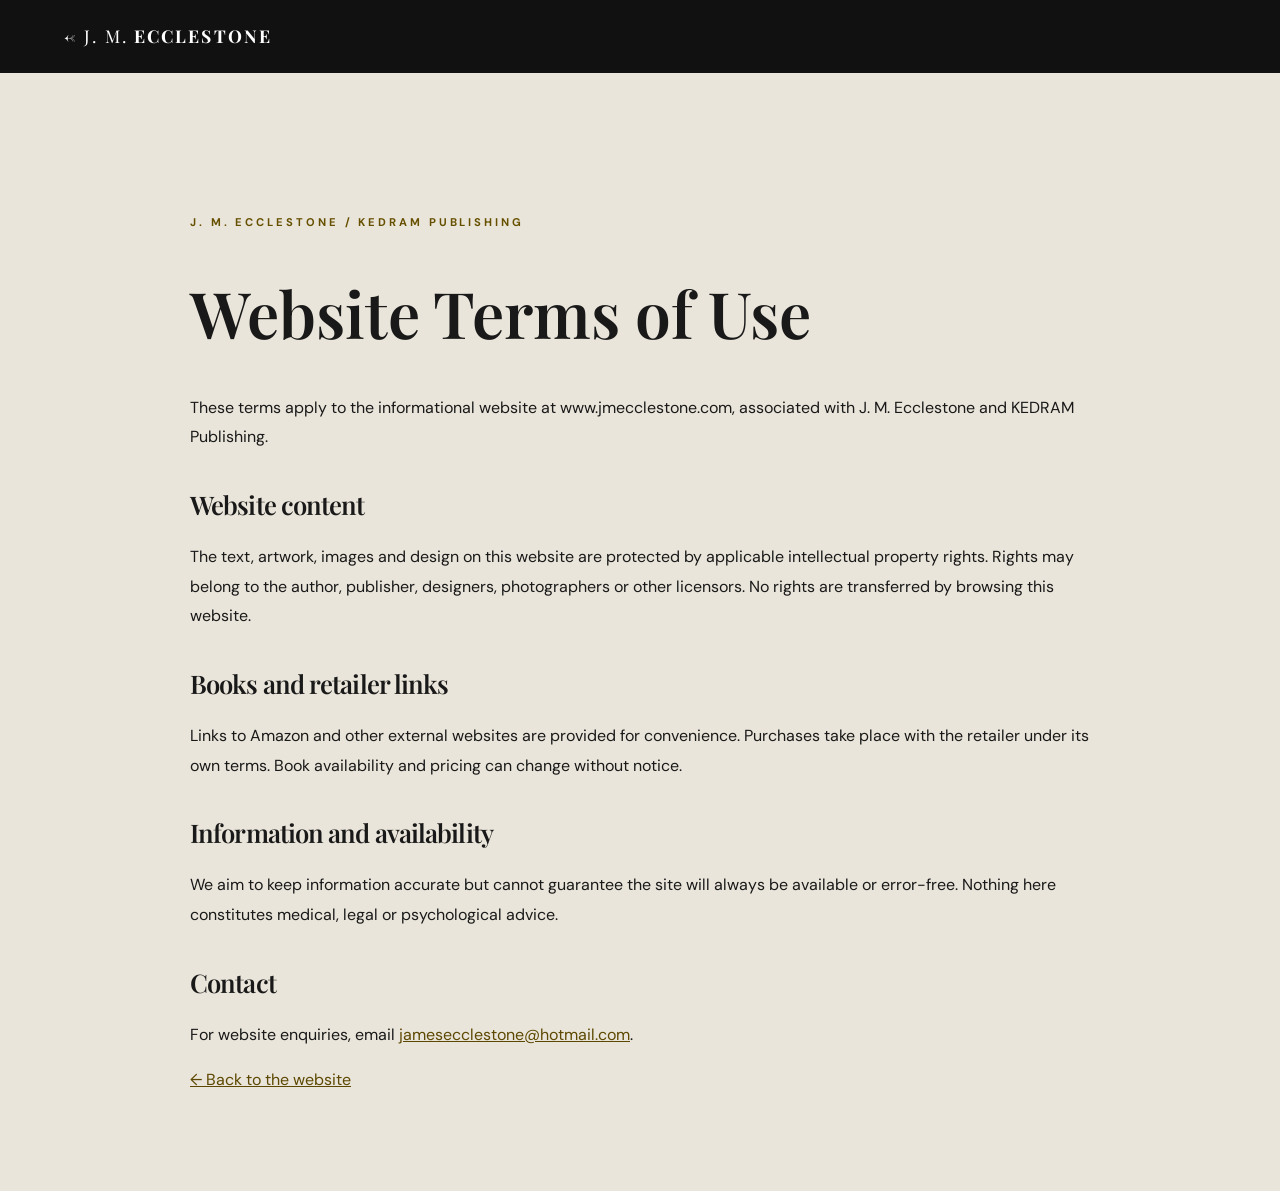
<file: terms.html>
<!doctype html><html lang="en-GB"><head><meta charset="utf-8"><meta name="viewport" content="width=device-width,initial-scale=1"><title>Website Terms of Use | J. M. Ecclestone</title><meta name="description" content="Terms for using the J. M. Ecclestone author website."><link rel="canonical" href="https://www.jmecclestone.com/terms.html"><link rel="stylesheet" href="assets/style.css"></head><body><header class="legal-nav"><a class="brand" href="index.html">← J. M. <strong>ECCLESTONE</strong></a></header><main class="legal"><span class="eyebrow">J. M. ECCLESTONE / KEDRAM PUBLISHING</span><h1>Website Terms of Use</h1><p>These terms apply to the informational website at www.jmecclestone.com, associated with J. M. Ecclestone and KEDRAM Publishing.</p><h2>Website content</h2><p>The text, artwork, images and design on this website are protected by applicable intellectual property rights. Rights may belong to the author, publisher, designers, photographers or other licensors. No rights are transferred by browsing this website.</p><h2>Books and retailer links</h2><p>Links to Amazon and other external websites are provided for convenience. Purchases take place with the retailer under its own terms. Book availability and pricing can change without notice.</p><h2>Information and availability</h2><p>We aim to keep information accurate but cannot guarantee the site will always be available or error-free. Nothing here constitutes medical, legal or psychological advice.</p><h2>Contact</h2><p>For website enquiries, email <a href="mailto:jamesecclestone@hotmail.com">jamesecclestone@hotmail.com</a>.</p><p><a href="index.html">← Back to the website</a></p></main></body></html>
</file>
<file: assets/style.css>
@import url('https://fonts.googleapis.com/css2?family=DM+Sans:wght@400;500;600;700&family=Playfair+Display:ital,wght@0,500;0,600;0,700;1,500;1,600&display=swap');:root{--ink:#0d0d0d;--paper:#e9e3d7;--yellow:#f7d327;--muted:#bbb7ae}*{box-sizing:border-box}html{scroll-behavior:smooth}body{margin:0;background:var(--ink);color:var(--paper);font-family:'DM Sans',Arial,sans-serif;line-height:1.6}a{color:inherit}img{max-width:100%;display:block}button,input{font:inherit}.container{width:min(1160px,90%);margin:auto}.section{position:relative;padding:110px 0;overflow:hidden}.eyebrow{font-size:.7rem;letter-spacing:.26em;color:var(--yellow);font-weight:700}.nav{position:absolute;z-index:20;top:0;left:0;right:0;display:flex;justify-content:space-between;align-items:center;padding:29px 5%;border-bottom:1px solid #ffffff26}.brand{font-family:'Playfair Display',Georgia,serif;font-size:1.1rem;text-decoration:none;letter-spacing:.12em;white-space:nowrap}.brand strong{font-weight:700}.nav nav{display:flex;gap:28px}.nav nav a{text-decoration:none;text-transform:uppercase;font-size:.69rem;letter-spacing:.14em}.nav nav a:hover,.text-link:hover,.footer a:hover{color:var(--yellow)}.menu-toggle{display:none}.hero{min-height:100svh;display:flex;align-items:center;position:relative}.hero-image,.hero-shade{position:absolute;inset:0}.hero-image{background:url('main-hero-optimized.webp') center 52%/cover no-repeat;filter:grayscale(1);animation:herozoom 22s ease-in-out infinite alternate}.hero-shade{background:linear-gradient(90deg,#080808d9 0%,#09090986 52%,#0003 100%),linear-gradient(0deg,#080808dd,transparent 38%)}.hero-content{position:relative;z-index:2;margin-left:8%;max-width:850px;padding-top:90px}.hero h1,h2,.contact h2{font-family:'Playfair Display',Georgia,serif;font-weight:600;line-height:1.08;letter-spacing:-.035em}.hero h1{font-size:clamp(3.7rem,8vw,8.8rem);margin:22px 0}.hero em,h2 em{color:var(--yellow);font-weight:500}.hero-content>p{font-size:clamp(1rem,1.5vw,1.3rem);color:#e1ddd6}.hero-actions,.button-row{display:flex;gap:22px;align-items:center;flex-wrap:wrap;margin-top:35px}.btn{display:inline-flex;align-items:center;justify-content:center;gap:20px;padding:14px 25px;background:var(--yellow);color:#101010;border:1px solid var(--yellow);font-size:.77rem;text-transform:uppercase;letter-spacing:.12em;font-weight:700;text-decoration:none;cursor:pointer;transition:transform .2s,background .2s}.btn:hover{transform:translateY(-3px);background:#ffe86b}.btn.outline{background:transparent;color:var(--paper)}.btn.outline:hover{background:var(--yellow);color:#111}.text-link{font-size:.8rem;text-transform:uppercase;letter-spacing:.12em;text-decoration:none;border-bottom:1px solid var(--yellow);padding-bottom:6px}.scroll-note{position:absolute;bottom:30px;left:8%;z-index:2;text-decoration:none;font-size:.62rem;letter-spacing:.22em}.scroll-note span{color:var(--yellow);margin-left:15px}.about{min-height:800px;display:flex;align-items:center;background:#151515}.about-image{position:absolute;inset:0;opacity:.34}.about-image img{width:100%;height:100%;object-fit:cover;filter:grayscale(1);animation:herozoom 27s ease-in-out infinite alternate}.about:after{content:'';position:absolute;inset:0;background:linear-gradient(90deg,#0c0c0cf5 5%,#0c0c0cc0 55%,#0c0c0c3b)}.about-content{position:relative;z-index:2}.about h2,.section-head h2,.reader h2,.contact h2{font-size:clamp(3rem,6vw,6.3rem);margin:12px 0 36px}.about-grid{display:grid;grid-template-columns:200px minmax(0,550px);gap:40px;align-items:center}.portrait{width:200px;height:230px;object-fit:cover;filter:grayscale(1);border:5px solid #f0ebe0}.about-grid h3{font-family:'Playfair Display',Georgia,serif;font-size:2rem;margin:0 0 10px}.about-grid p{color:#dedbd6}.books{background:#eae5da;color:#191919}.books .eyebrow{color:#776112}.section-head{margin-bottom:65px}.section-head h2{margin-bottom:8px}.section-head p{margin:0;color:#777}.book{display:grid;grid-template-columns:36% 1fr;align-items:center;gap:10%;padding:55px 5%;border-top:1px solid #bfb9ad}.book:nth-of-type(even){background:#ded9ce}.book-art{display:flex;justify-content:center;perspective:900px}.book-art img{width:min(310px,100%);box-shadow:22px 23px 33px #0004;transition:transform .45s}.book:hover .book-art img{transform:rotateY(-5deg) translateY(-9px)}.book-copy h3{font-family:'Playfair Display',Georgia,serif;font-size:clamp(2.4rem,4.5vw,4.7rem);line-height:1.08;margin:16px 0}.book-copy p{font-size:.96rem;color:#444;line-height:1.85}.coming{display:inline-block;margin-top:20px;padding:12px 22px;border:1px solid #555;letter-spacing:.17em;font-size:.75rem;font-weight:700}.reviews{background:#111;color:#f2eee6}.review-scroll{display:flex;gap:18px;overflow-x:auto;scroll-snap-type:x mandatory;padding:0 0 24px;scrollbar-color:var(--yellow) #333}.review-card{scroll-snap-align:start;flex:0 0 min(345px,82vw);background:#202020;border:1px solid #373737;min-height:330px;padding:30px;display:flex;flex-direction:column}.quote-mark{font:4rem Georgia,serif;color:var(--yellow);line-height:1}.review-card h3{font-family:'Playfair Display',Georgia,serif;font-size:1.4rem;margin:6px 0}.review-card p{flex:1;color:#e1dcd2}.review-card a{font-size:.75rem;color:var(--yellow)}.review-card small{display:block;color:#a9a59d;margin-top:12px}.review-cta{margin-top:80px;text-align:center;border-top:1px solid #444;padding-top:60px}.review-cta h3{font-family:'Playfair Display',Georgia,serif;font-size:2.5rem;margin:0}.review-cta p{color:#bbb}.review-cta .button-row{justify-content:center}.reader{background:radial-gradient(ellipse at 65% 45%,#3d3a31 0%,#151515 47%,#090909 100%);text-align:center}.reader-inner{max-width:800px}.reader h2{margin-bottom:18px}.reader p{color:#d1cdc4}.signup{max-width:700px;margin:35px auto 0;text-align:left}.form-row{display:grid;grid-template-columns:1fr 1fr;gap:15px}.signup label{display:block;font-size:.7rem;font-weight:700;letter-spacing:.12em}.signup input:not([type=checkbox]){display:block;width:100%;padding:15px;margin-top:8px;background:#1e1e1e;color:#fff;border:1px solid #777;border-radius:0;letter-spacing:normal}.signup input:focus-visible,.btn:focus-visible,a:focus-visible{outline:3px solid var(--yellow);outline-offset:3px}.consent{display:flex!important;gap:12px;align-items:flex-start;margin:22px 0;letter-spacing:normal!important;font-size:.82rem!important;font-weight:400!important}.consent input{margin-top:5px;accent-color:var(--yellow)}.consent a{color:var(--yellow)}.form-status{min-height:24px}.fine{font-size:.73rem}.trap{position:absolute;left:-10000px}.contact{background:#1b1b1b;text-align:center}.contact-inner{max-width:750px}.contact h2{margin:15px 0}.contact p{margin:20px 0 30px}.footer{background:#090909;padding:48px 0 25px}.footer-top,.footer-bottom{display:flex;justify-content:space-between;gap:25px;flex-wrap:wrap;align-items:center}.footer-top{padding-bottom:28px;border-bottom:1px solid #333}.footer-top span,.footer-bottom{font-size:.75rem;color:#a8a8a8}.footer-bottom{padding-top:26px}.footer-links{display:flex;gap:15px;flex-wrap:wrap}.footer-links a{text-decoration:none}.signature{text-align:center;border-top:1px solid #222;margin-top:35px;padding-top:20px;font-size:.65rem;color:#777}.signature a{color:#ba9c4d;text-decoration:none}.cookie-banner{position:fixed;bottom:15px;left:50%;transform:translateX(-50%);width:min(820px,calc(100% - 24px));z-index:50;display:flex;align-items:center;gap:22px;padding:17px 22px;background:#252525;border:1px solid #777;box-shadow:0 12px 45px #000a}.cookie-banner[hidden]{display:none}.cookie-banner p{margin:0;flex:1;font-size:.76rem}.cookie-banner button{background:var(--yellow);border:0;padding:12px 20px;cursor:pointer;font-weight:700;white-space:nowrap}.skip{position:absolute;top:-100px;z-index:100;background:#fff;color:#000;padding:12px}.skip:focus{top:5px}.reveal{opacity:0;transform:translateY(25px);transition:opacity .85s,transform .85s}.reveal.visible{opacity:1;transform:none}@keyframes herozoom{from{transform:scale(1)}to{transform:scale(1.08)}}.legal{background:#eae5da;color:#191919;min-height:100vh;padding:135px max(5%,calc((100vw - 900px)/2)) 80px}.legal h1{font:600 clamp(2.5rem,5vw,4.5rem) 'Playfair Display',Georgia,serif;line-height:1.15}.legal h2{font:600 1.6rem 'Playfair Display',Georgia,serif;margin-top:35px}.legal p,.legal li{line-height:1.85}.legal a{color:#5c4800}.legal-nav{background:#111;color:#fff;padding:22px 5%}.legal-note{background:#fff4c6;border-left:4px solid #d1a000;padding:14px;margin:25px 0}@media(max-width:760px){.nav{padding:22px 5%}.menu-toggle{display:block;background:transparent;color:white;border:1px solid #aaa;padding:5px 10px}.nav nav{display:none;position:absolute;top:70px;left:0;right:0;background:#101010;padding:20px 5%;flex-direction:column}.nav nav.open{display:flex}.hero-content{margin:0 7%;padding-top:75px}.hero h1{font-size:clamp(3.2rem,12vw,5rem)}.section{padding:80px 0}.about-grid{grid-template-columns:1fr;gap:22px}.portrait{width:145px;height:165px}.book{grid-template-columns:1fr;gap:30px;padding:45px 4%}.book-art img{max-height:380px;width:auto}.book-copy h3{font-size:2.8rem}.form-row{grid-template-columns:1fr}.footer-top,.footer-bottom{display:block}.footer-top span{display:block;margin-top:15px}.footer-links{margin-top:18px}.cookie-banner{display:block}.cookie-banner button{margin-top:12px}}@media(prefers-reduced-motion:reduce){html{scroll-behavior:auto}*,*:before,*:after{animation:none!important;transition:none!important}.reveal{opacity:1;transform:none}}
/* Cinematic motion polish: non-blocking, progressive enhancement */
html{scroll-behavior:smooth;scroll-padding-top:5rem}
.hero-image{animation:jmHeroDrift 26s ease-in-out infinite alternate;transform-origin:center center;will-change:transform}
@keyframes jmHeroDrift{from{transform:scale(1)}to{transform:scale(1.075)}}
.hero .eyebrow{animation:jmFadeUp .8s .12s both}
.hero h1{animation:jmFadeUp 1.1s .3s both}
.hero-content>p{animation:jmFadeUp 1s .6s both}
.hero-actions{animation:jmFadeUp 1s .8s both}
@keyframes jmFadeUp{from{opacity:0;transform:translateY(24px);filter:blur(3px)}to{opacity:1;transform:translateY(0);filter:blur(0)}}
.book-art img,.portrait{transition:transform .85s cubic-bezier(.2,.7,.2,1),filter .85s ease}
.book:hover .book-art img{transform:translateY(-7px) scale(1.025);filter:drop-shadow(0 18px 30px rgba(0,0,0,.45))}
.review-card{transition:transform .5s ease,box-shadow .5s ease}
.review-card:hover{transform:translateY(-5px);box-shadow:0 20px 45px rgba(0,0,0,.3)}
.btn{transition:transform .3s ease,box-shadow .3s ease,background-color .3s ease}
.btn:hover{transform:translateY(-2px)}
@media(prefers-reduced-motion:reduce){html{scroll-behavior:auto}.hero-image,.hero .eyebrow,.hero h1,.hero-content>p,.hero-actions{animation:none!important}.book-art img,.portrait,.review-card,.btn{transition:none!important;transform:none!important}}

.hero{overflow:hidden}

/* DORSET DIVISION — DARK BOOK SECTIONS ONLY — 22 OCT 2026 */
/* Scope: #books section. No other page or element is restyled. */
#books.books {
  background: radial-gradient(ellipse at 50% 18%, #222326 0%, #111214 48%, #090a0c 100%);
  color: #f3eee5;
}
#books .eyebrow { color: #f7d327; }
#books .section-head h2, #books .book-copy h3 { color: #f3eee5; }
#books .section-head p { color: #cbc7c0; }
#books .book {
  background: transparent;
  border-top: 1px solid rgba(243,238,229,.18);
}
#books .book:nth-of-type(even) {
  background: linear-gradient(110deg,rgba(255,255,255,.025),rgba(255,255,255,0) 65%);
}
#books .book-copy p { color: #d4d0c9; }
#books .book-art img {
  box-shadow: 0 24px 58px rgba(0,0,0,.65), 0 0 0 1px rgba(255,255,255,.08);
}
#books .coming {
  border-color: #f7d327;
  color: #f7d327;
}
#books .btn { color: #101010; }
#books .btn:hover { color: #101010; }

/* Launch readability and responsive polish. */
.reviews .section-head p{color:#dedbd6}
.legal .eyebrow{color:#665000}
.book-copy p{margin:0 0 1.15em}
.book-copy .book-buy-top{margin:7px 0 25px}
.review-help{max-width:680px;margin:16px auto 0;line-height:1.75}
.signup-help{font-size:.88rem;line-height:1.7;margin-bottom:25px}
.form-status a{color:var(--yellow);text-underline-offset:3px}
.menu-toggle:focus-visible,.cookie-banner button:focus-visible{outline:3px solid var(--yellow);outline-offset:3px}
@media(max-width:760px){.hero-image{background-position:72% center}.hero-shade{background:linear-gradient(90deg,#080808cc 0%,#09090970 65%,#0004 100%),linear-gradient(0deg,#080808dd,transparent 38%)}.portrait{height:165px}.about-image img{height:100%}.book-art img{height:auto}.menu-toggle{min-width:44px;min-height:44px}.nav nav a{min-height:32px;display:flex;align-items:center}}

.book-art img{height:auto}

.book-art{align-self:start;padding-top:10px}

@media(max-width:760px){.book-copy h3{font-size:clamp(2.1rem,9.5vw,2.8rem);overflow-wrap:break-word}}
</file>
<file: assets/section-backgrounds.css>
/* Only the three requested section backgrounds. */
.reviews{background:linear-gradient(rgba(7,7,7,.66),rgba(7,7,7,.74)),url('../images/reviews-background.jpg') center center/cover no-repeat}
.reader{background:linear-gradient(rgba(7,7,7,.65),rgba(7,7,7,.74)),url('../images/readerclub-background.jpg') center center/cover no-repeat}
.contact{background:linear-gradient(rgba(7,7,7,.65),rgba(7,7,7,.70)),url('../images/contact-background.jpg') center center/cover no-repeat}
@media(max-width:760px){.reviews{background-position:55% center}.reader{background-position:31% center}.contact{background-position:32% center}}
</file>
